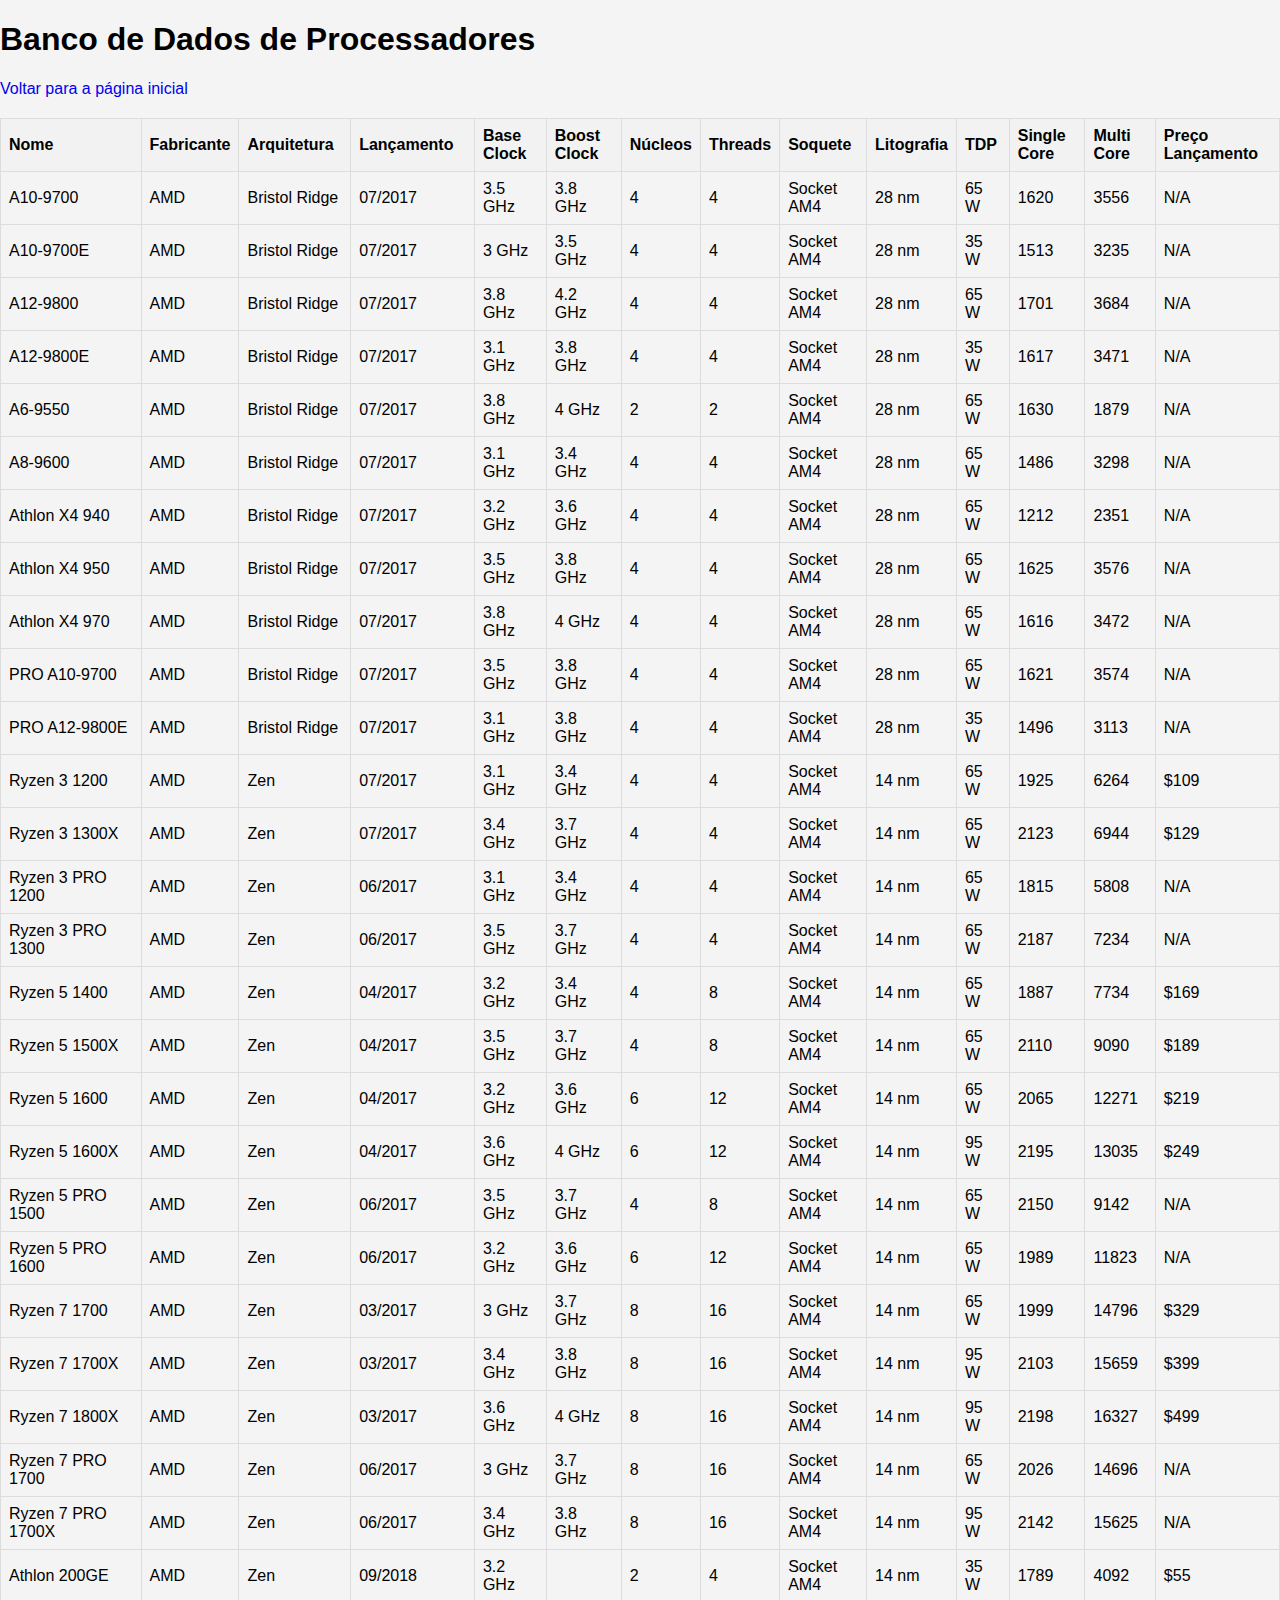
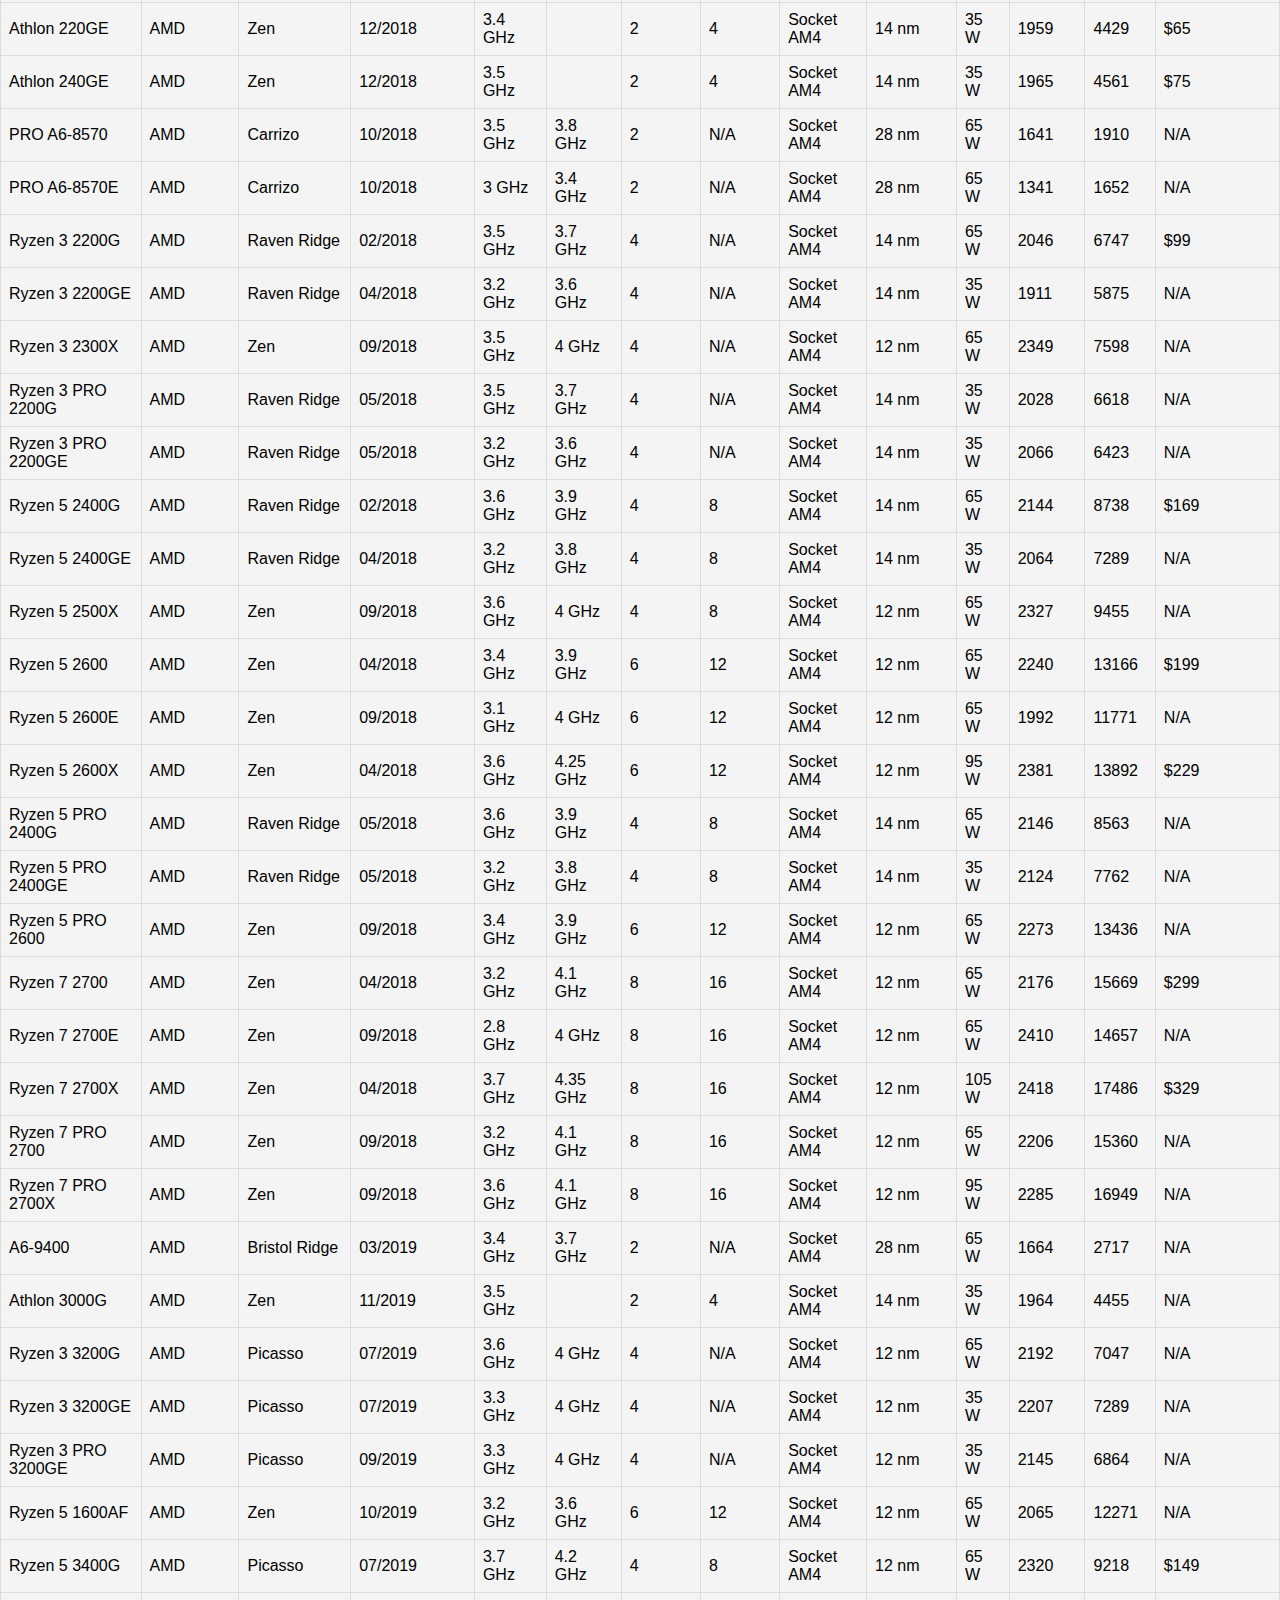
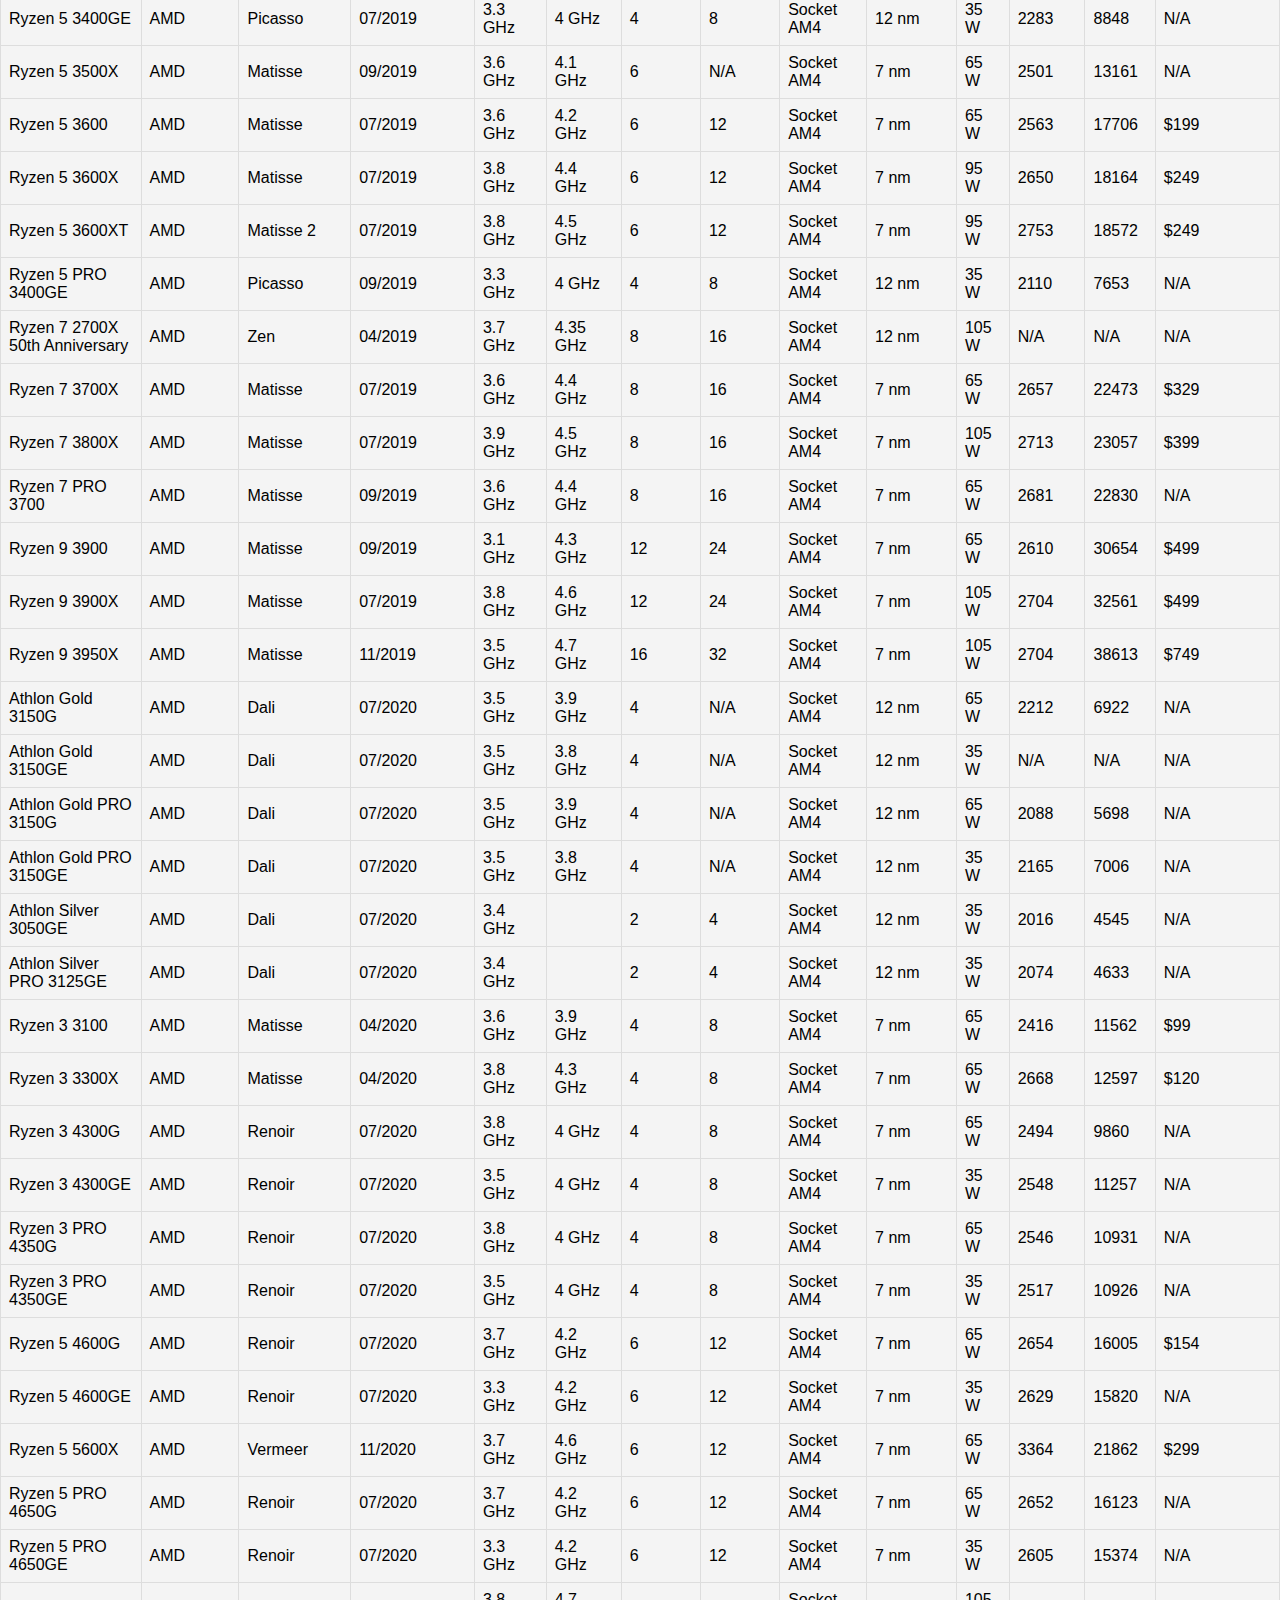
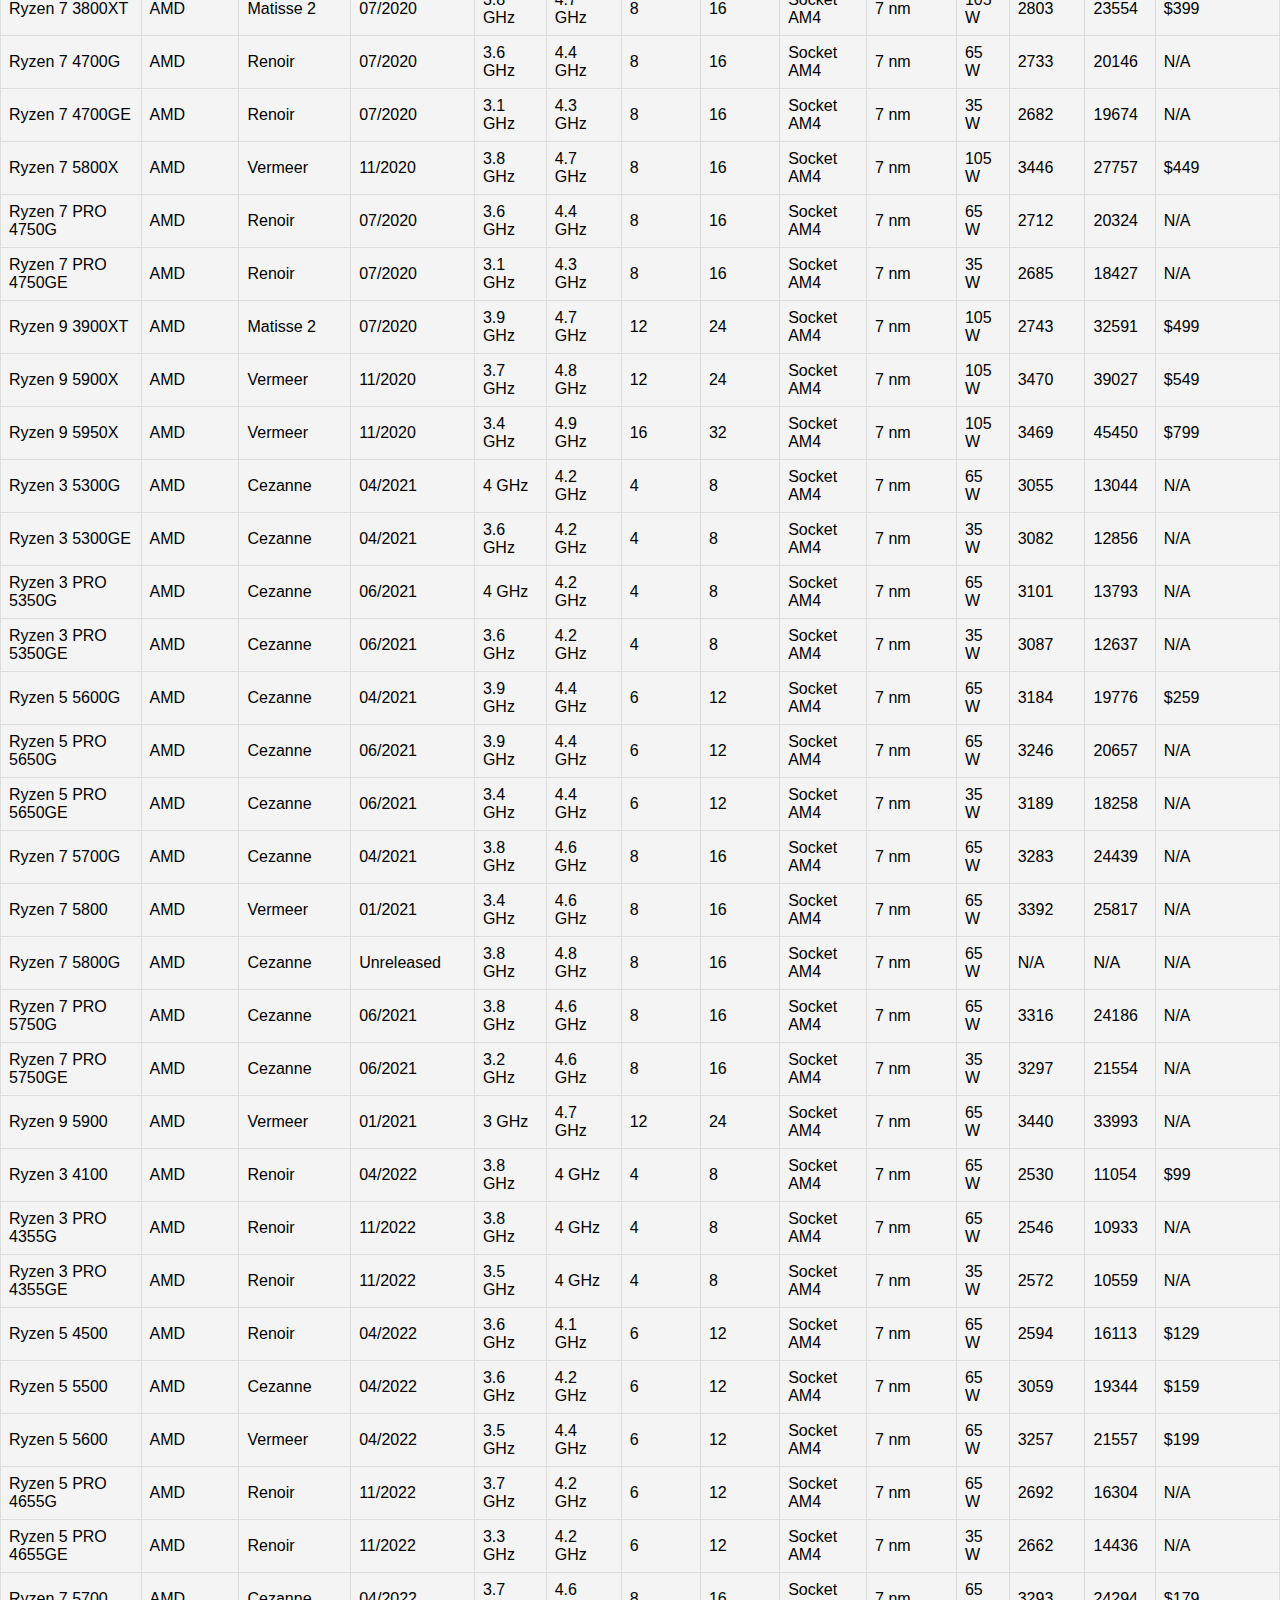
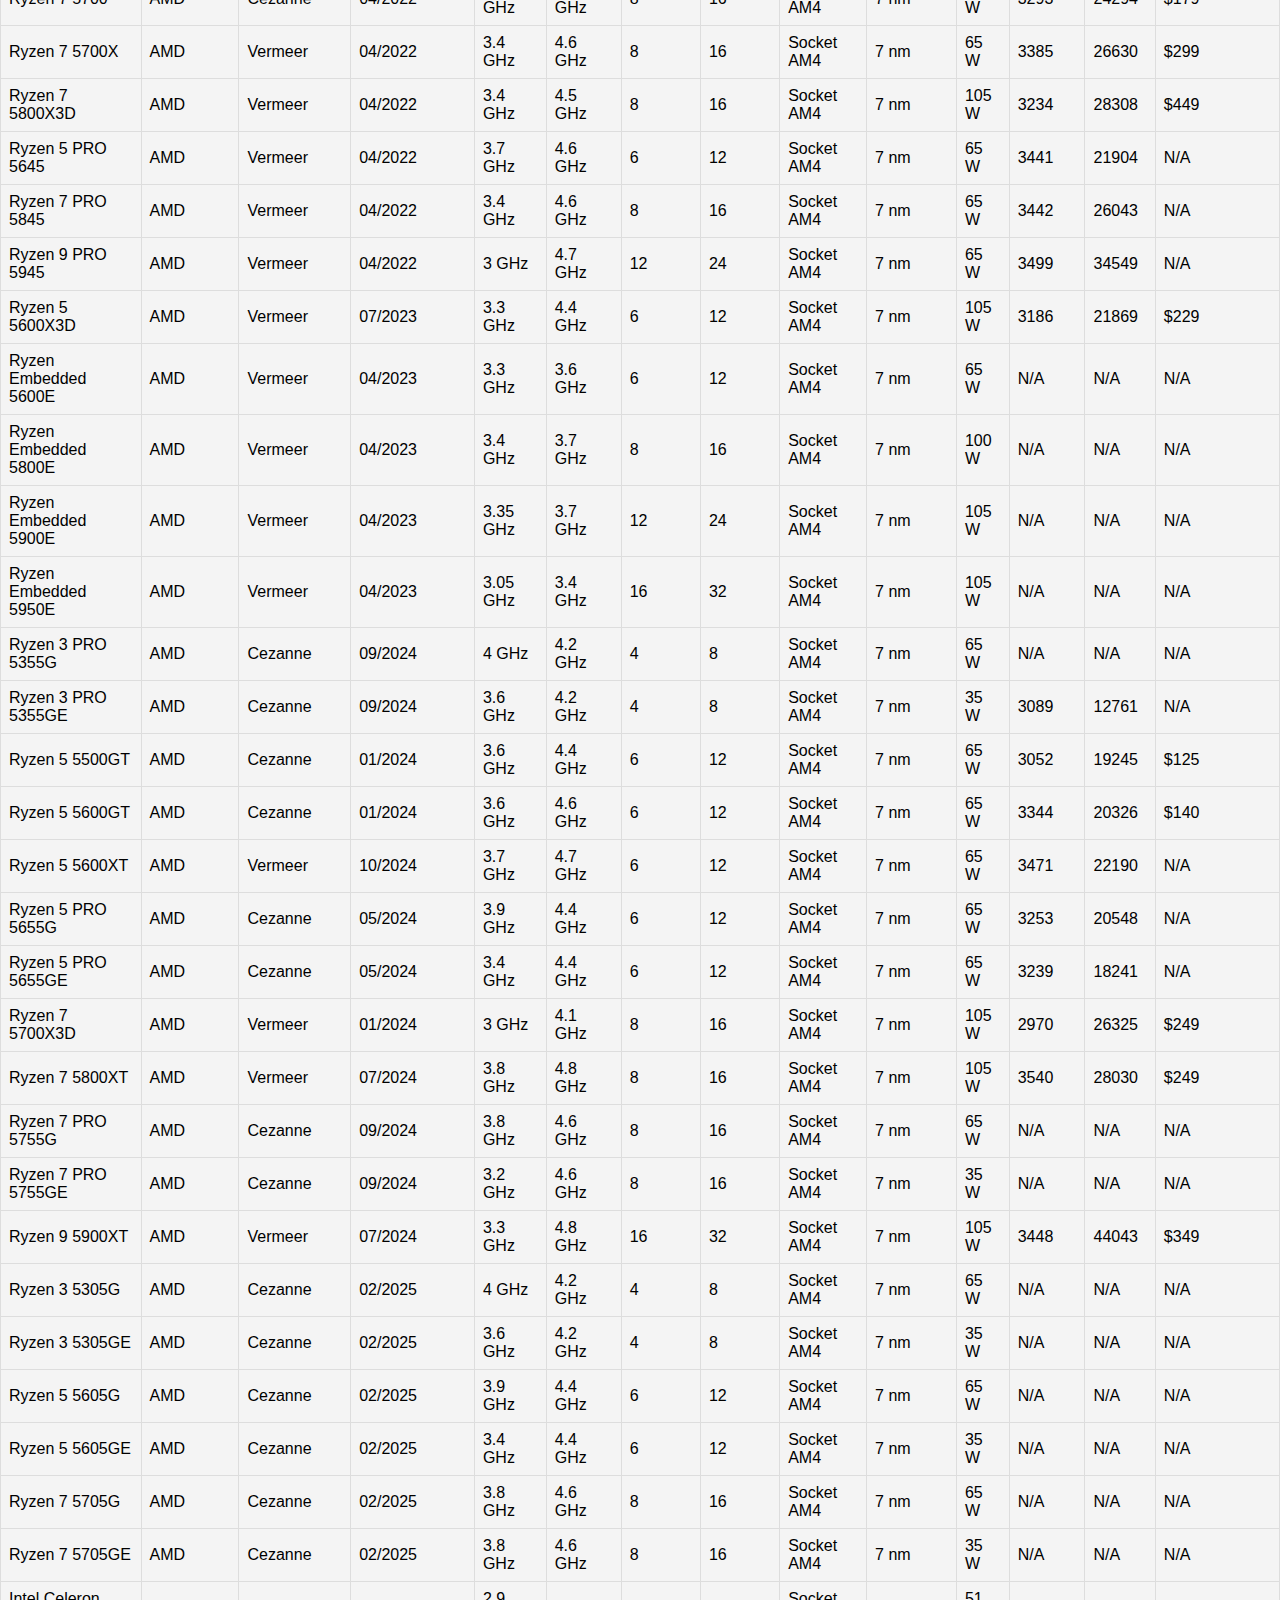
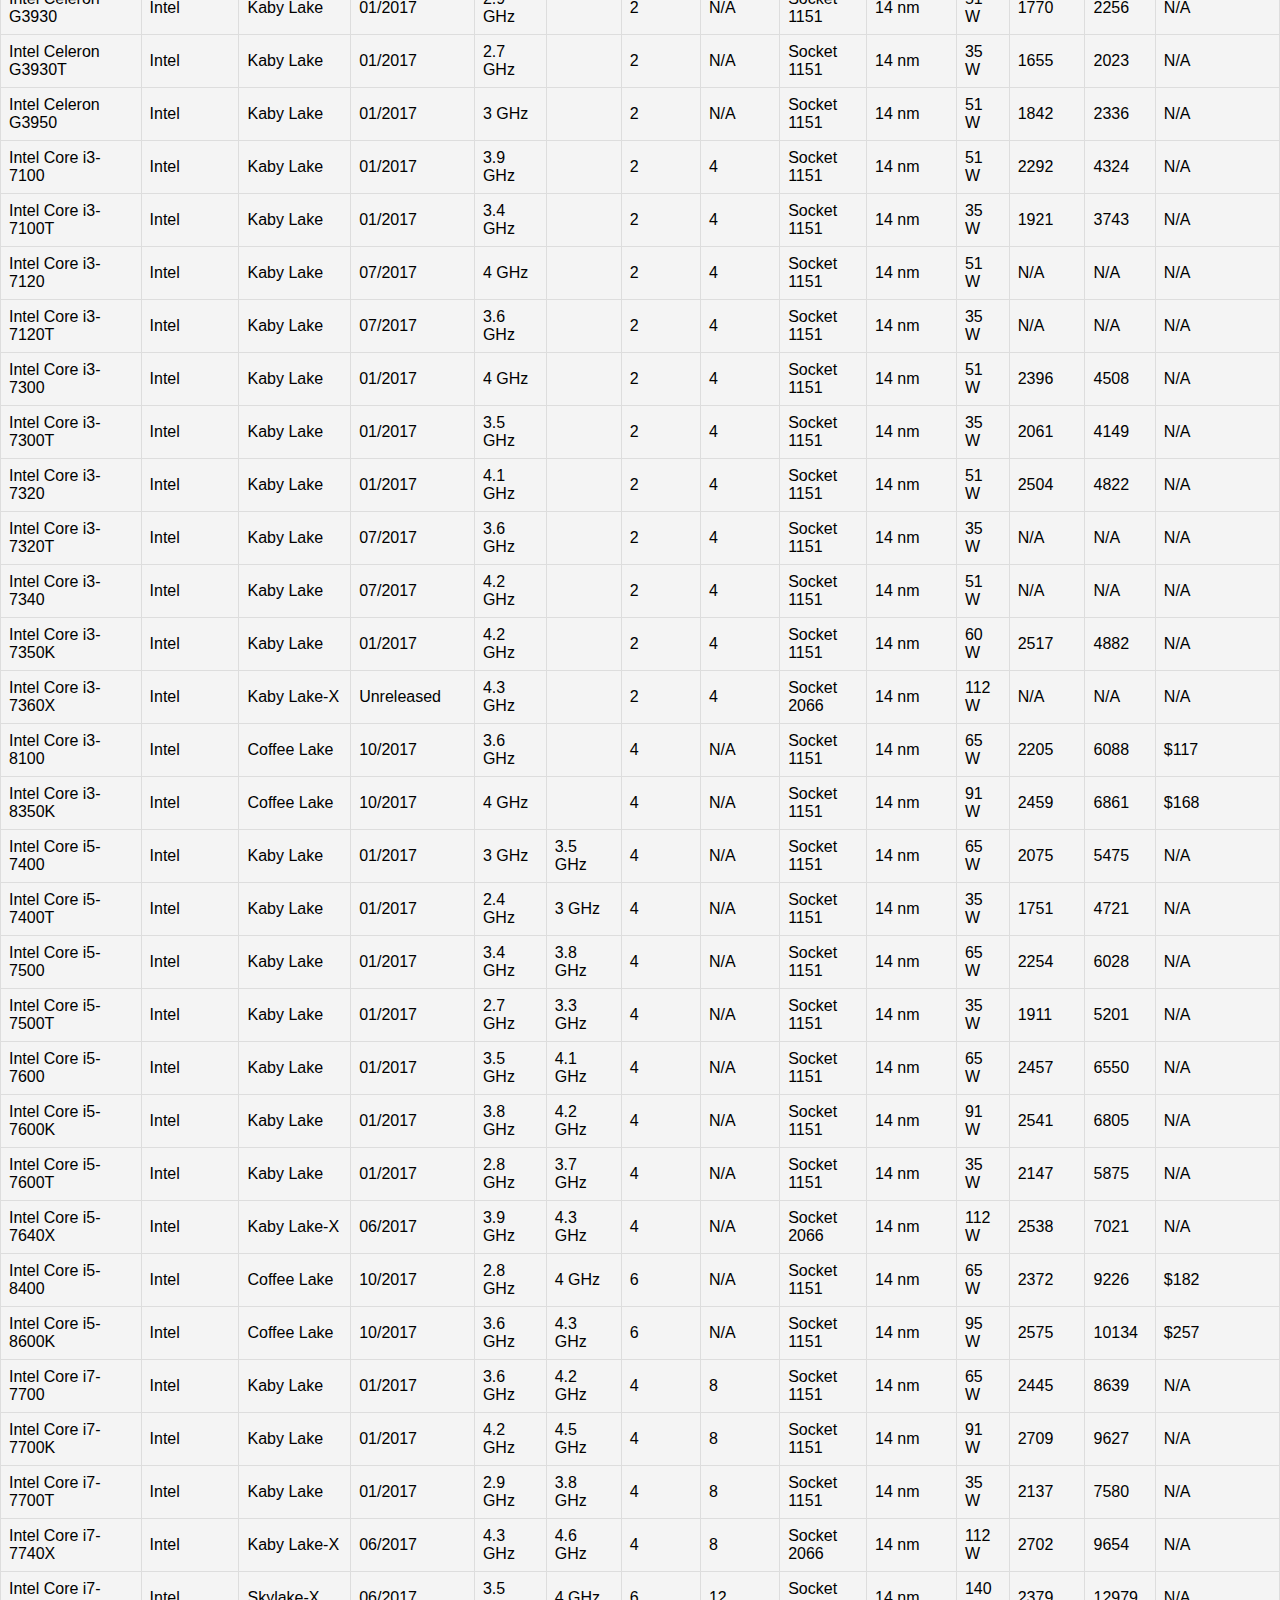
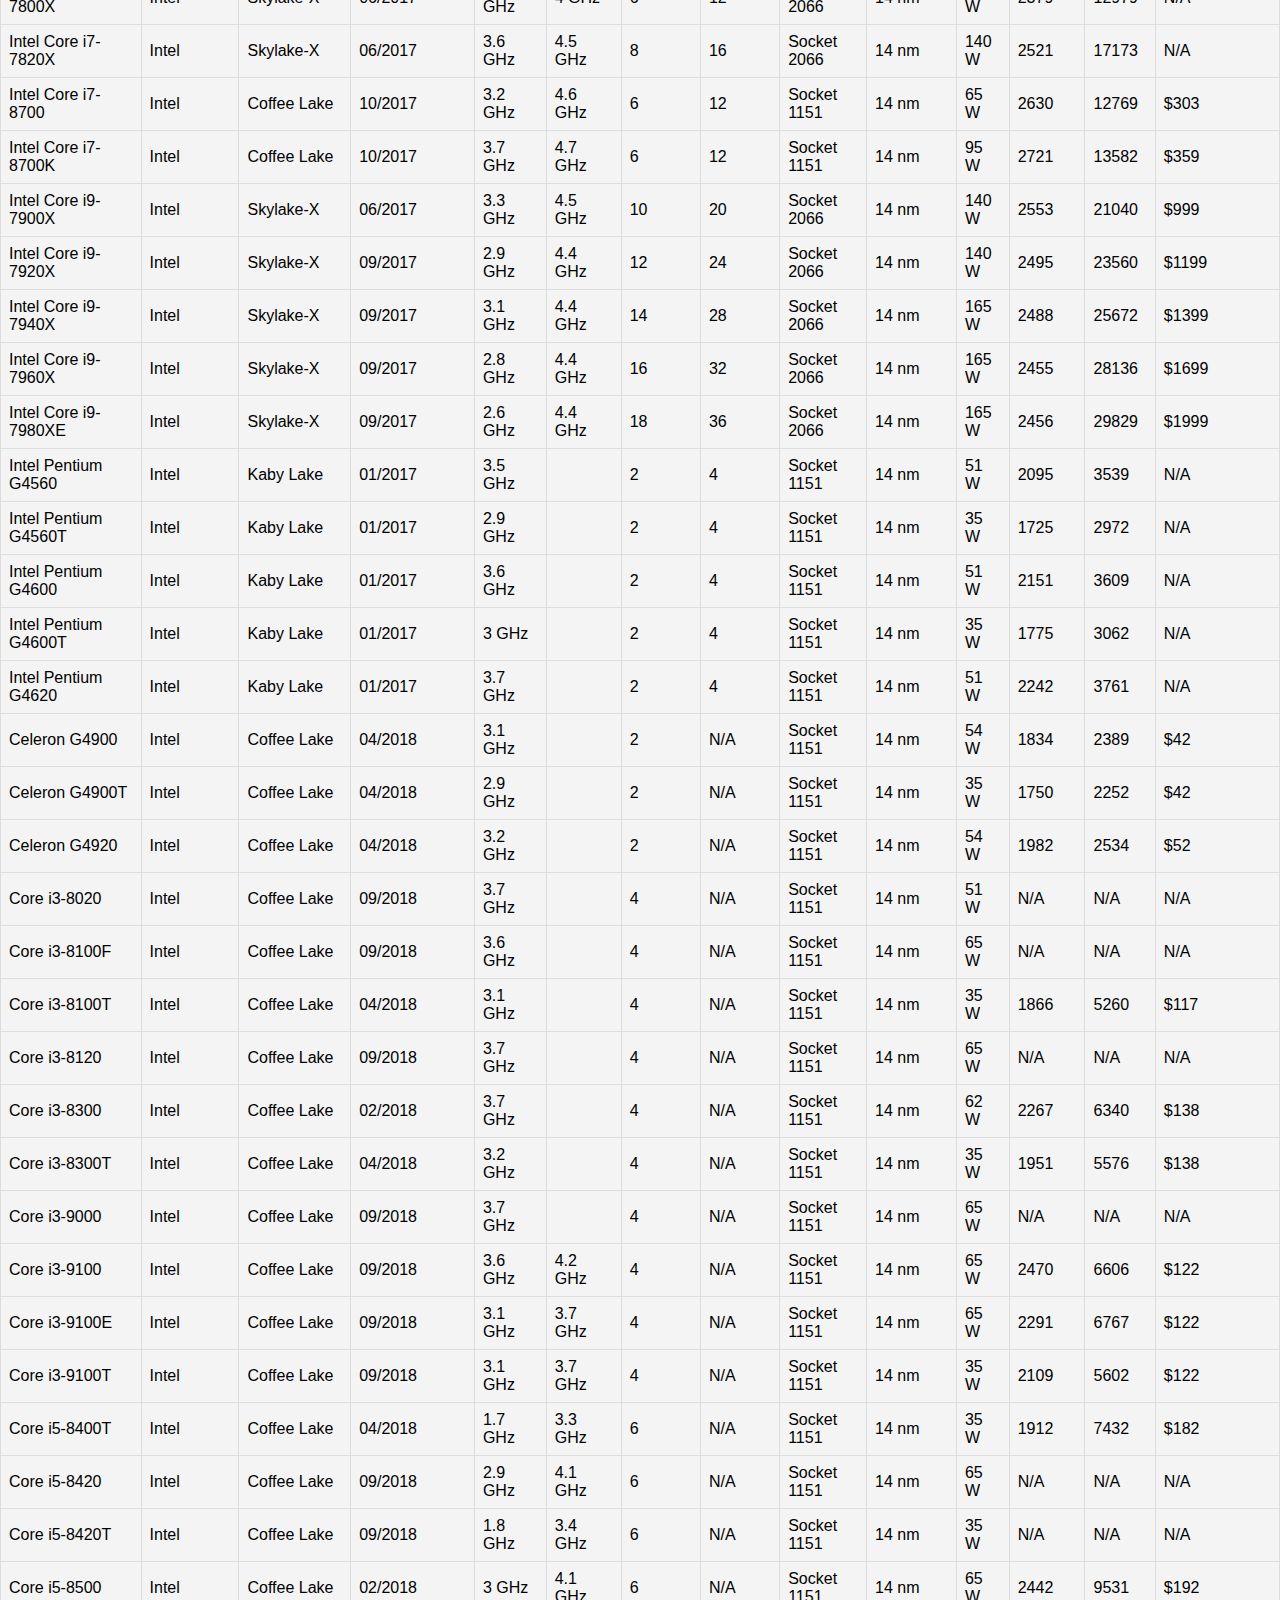
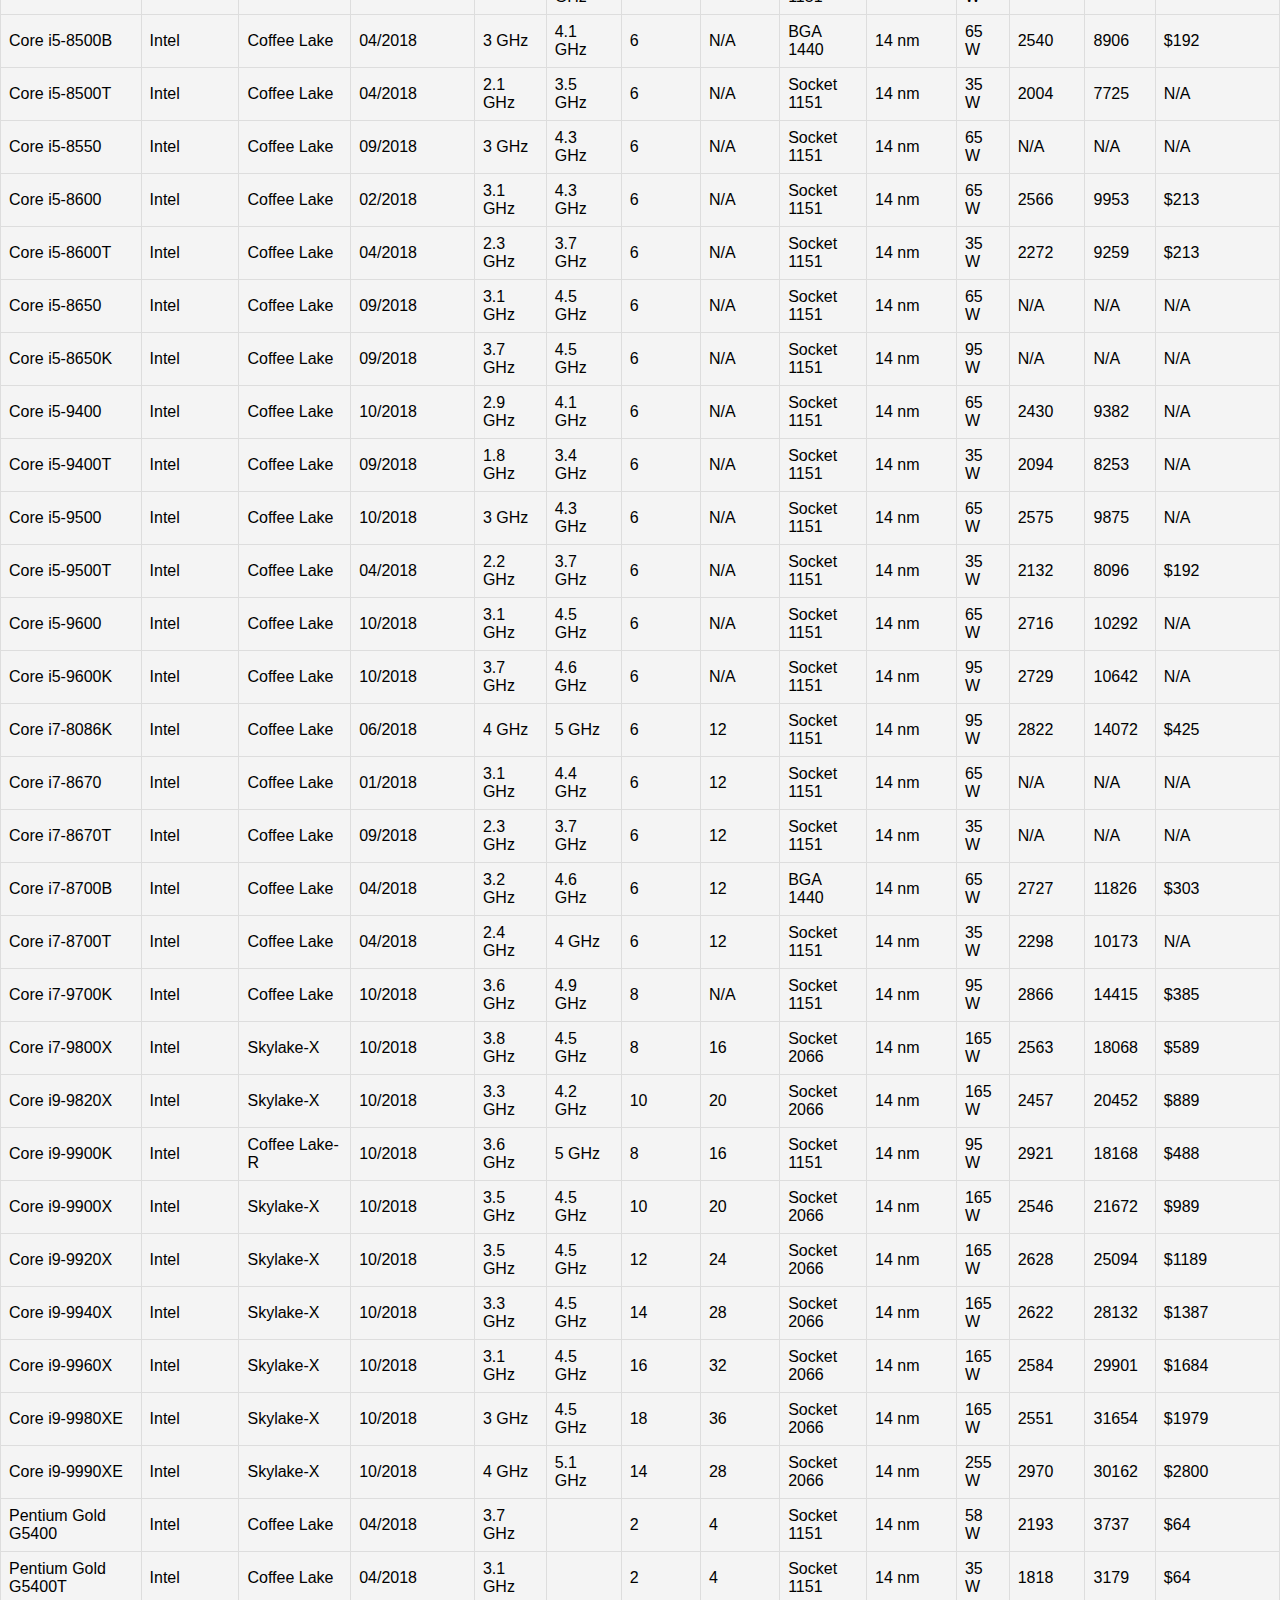
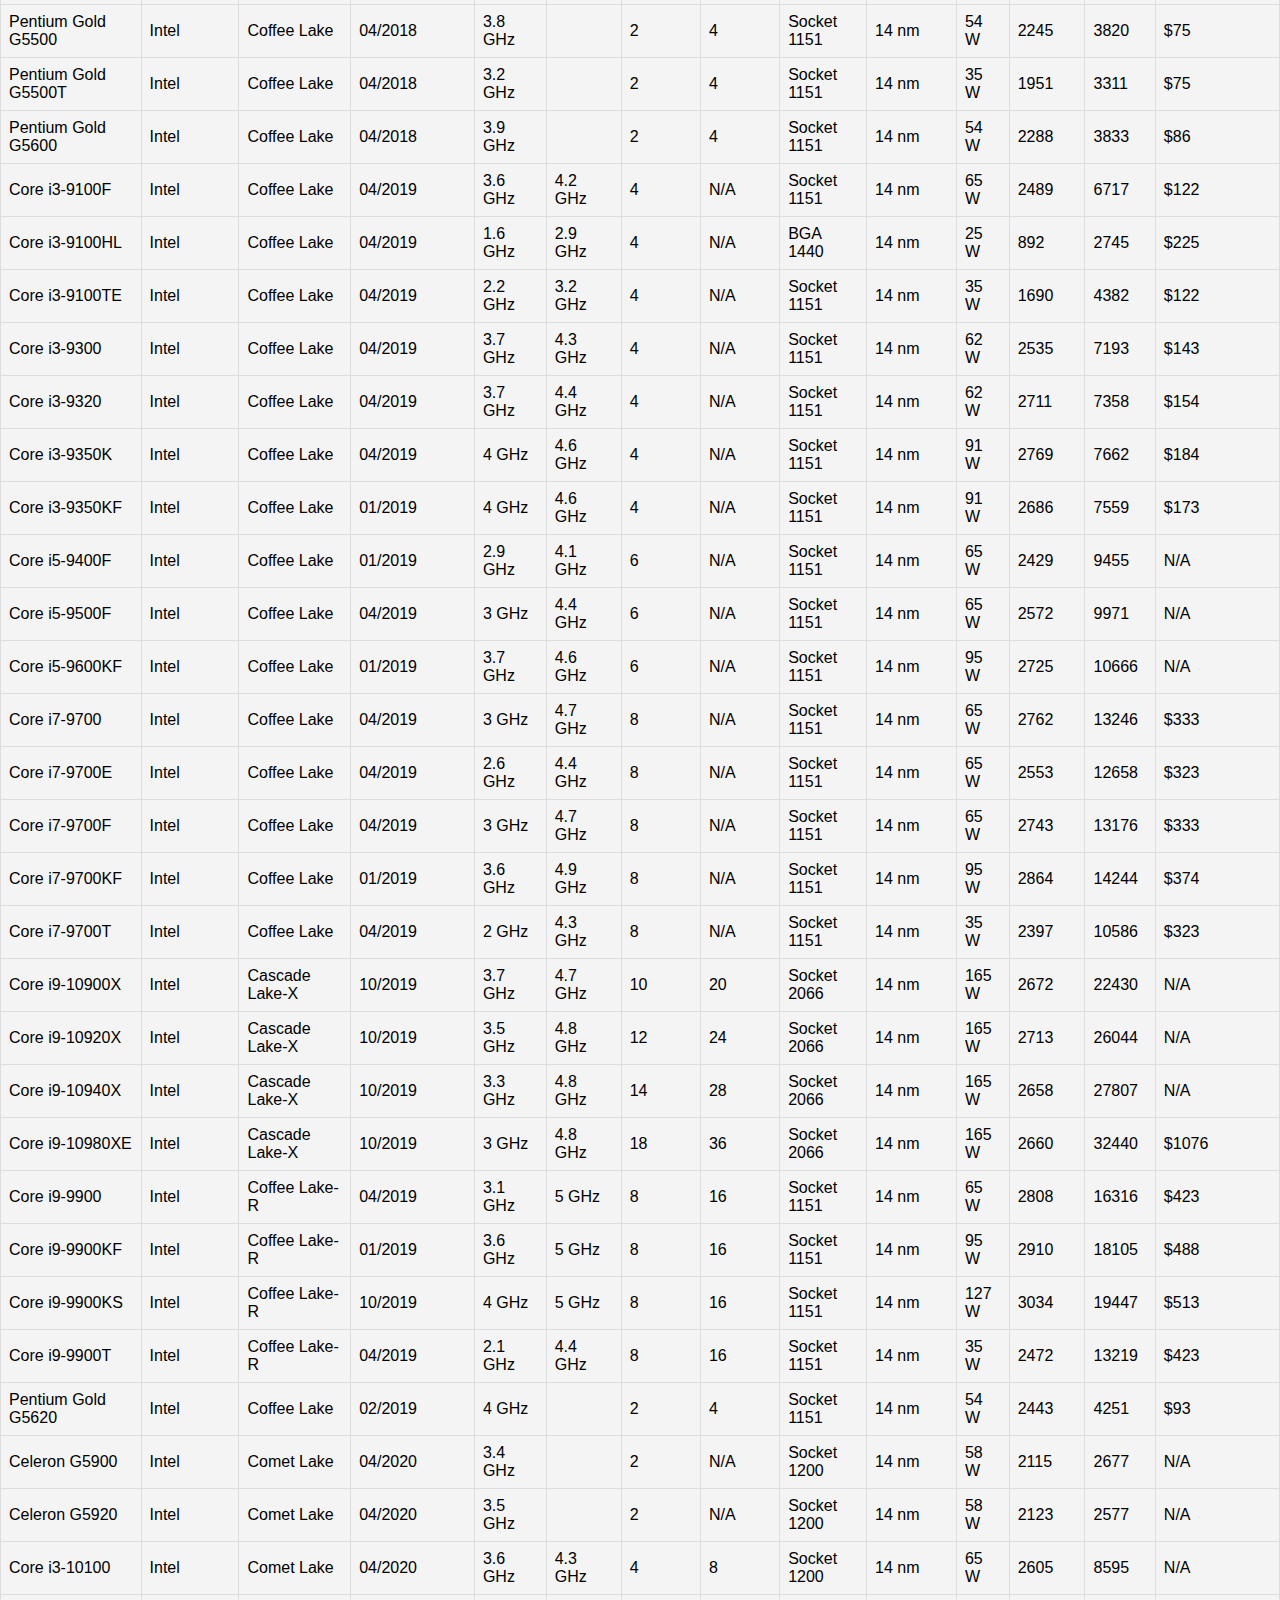
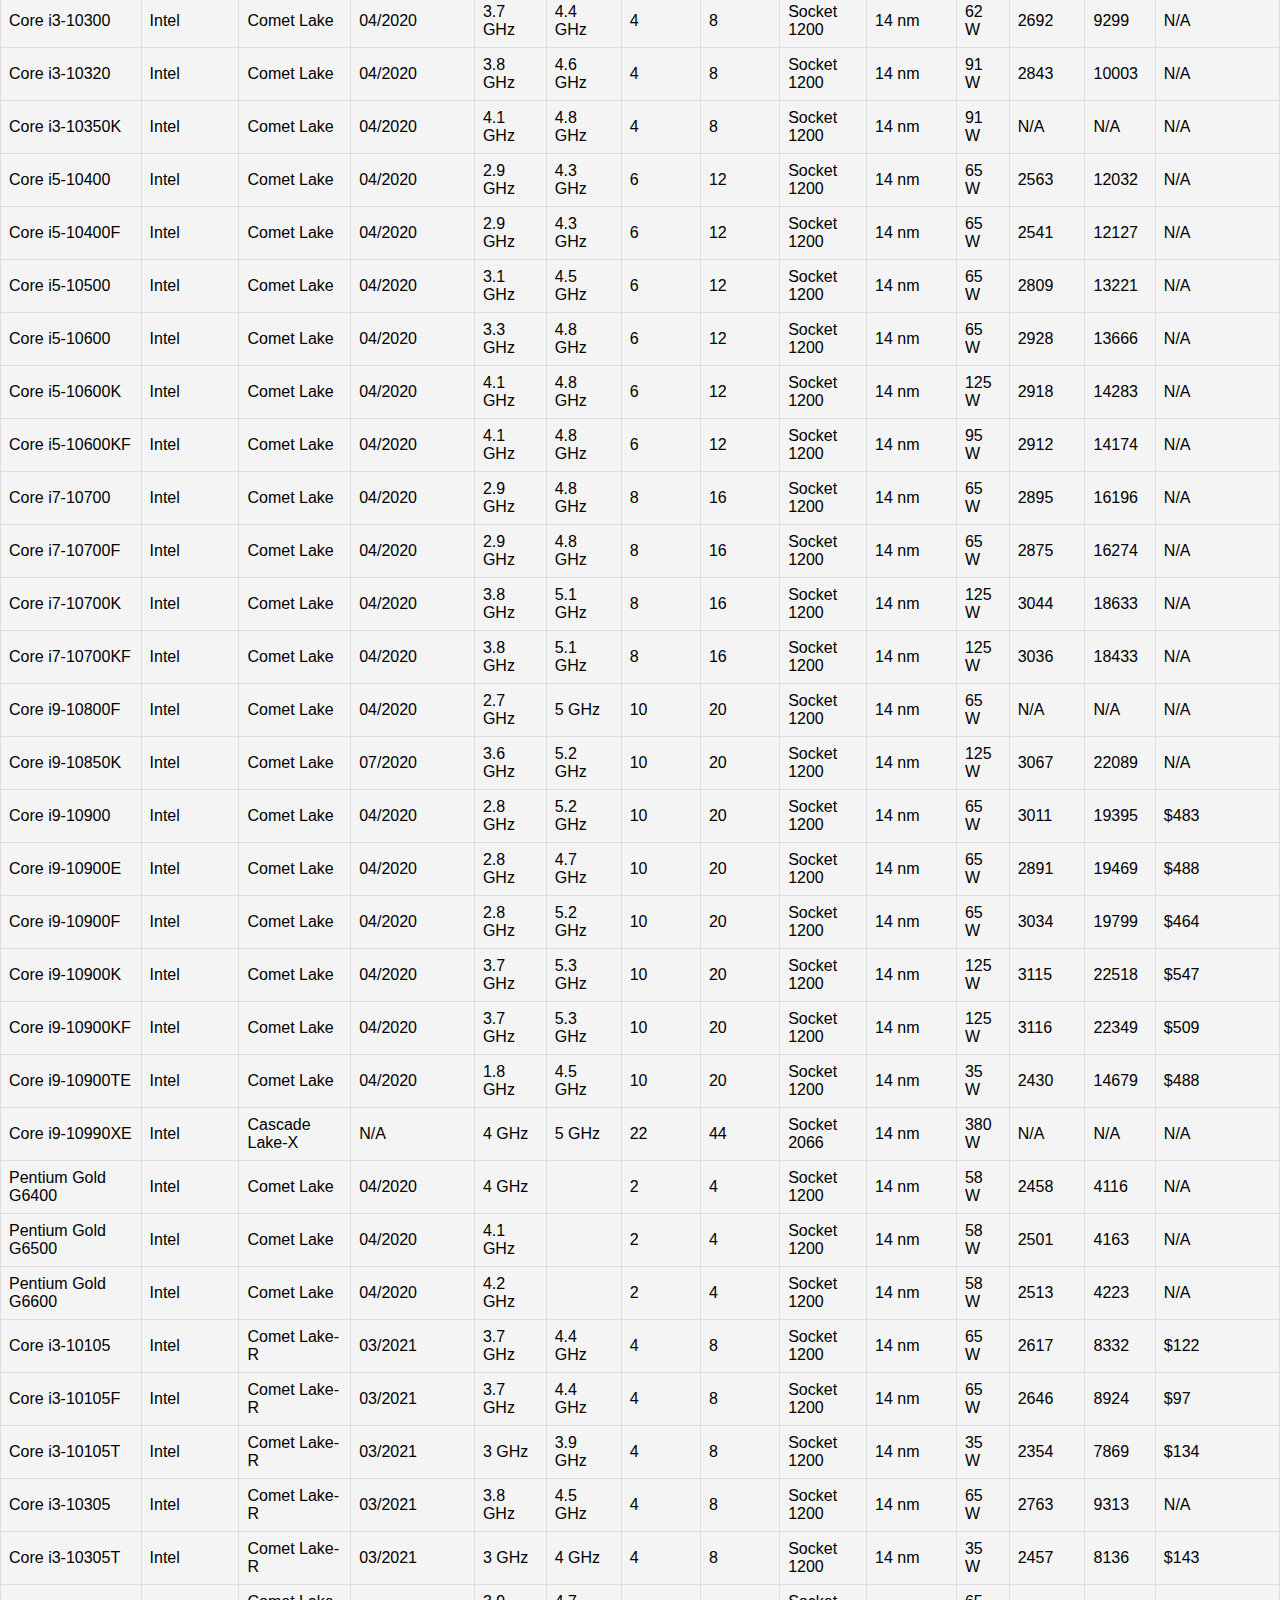
<file: database.html>
<!DOCTYPE html>
<html lang="pt-br">
<head>
    <meta charset="UTF-8">
    <meta name="viewport" content="width=device-width, initial-scale=1.0">
    <title>Banco de Dados de Processadores</title>
    <link rel="stylesheet" href="style.css">
    <style>
        /* Basic styling for the table in database.html */
        #cpu-table {
            width: 100%;
            border-collapse: collapse;
            margin-top: 20px;
        }
        #cpu-table th, #cpu-table td {
            border: 1px solid #ddd;
            padding: 8px;
            text-align: left;
        }
        #cpu-table th {
            background-color: #f2f2f2;
            font-weight: bold;
        }
    </style>
</head>
<body>
    <div class="container">
        <main class="content" style="margin-left: 0; width: 100%;">
            <h1>Banco de Dados de Processadores</h1>
            <p><a href="index.html">Voltar para a página inicial</a></p>

            <table id="cpu-table">
                <thead>
                    <tr>
                        <th>Nome</th>
                        <th>Fabricante</th>
                        <th>Arquitetura</th>
                        <th>Lançamento</th>
                        <th>Base Clock</th>
                        <th>Boost Clock</th>
                        <th>Núcleos</th>
                        <th>Threads</th>
                        <th>Soquete</th>
                        <th>Litografia</th>
                        <th>TDP</th>
                        <th>Single Core</th>
                        <th>Multi Core</th>
                        <th>Preço Lançamento</th>
                    </tr>
                </thead>
                <tbody>
                    </tbody>
            </table>
        </main>
    </div>
    <script>
        document.addEventListener('DOMContentLoaded', () => {
            fetch('cpusAmd-Intel-2017-2025.json')
                .then(response => response.json())
                .then(data => {
                    const tableBody = document.querySelector('#cpu-table tbody');
                    data.processadores.forEach(cpu => {
                        const row = tableBody.insertRow();
                        row.insertCell().textContent = cpu.nome || 'N/A';
                        row.insertCell().textContent = cpu.fabricante || 'N/A';
                        row.insertCell().textContent = cpu.arquitetura || 'N/A';
                        row.insertCell().textContent = cpu.data_lancamento || 'N/A';
                        row.insertCell().textContent = cpu.clock ? cpu.clock.base : 'N/A';
                        row.insertCell().textContent = cpu.clock ? cpu.clock.boost : 'N/A';
                        row.insertCell().textContent = cpu.nucleos || 'N/A';
                        row.insertCell().textContent = cpu.threads || 'N/A';
                        row.insertCell().textContent = cpu.soquete || 'N/A';
                        row.insertCell().textContent = cpu.litografia || 'N/A';
                        row.insertCell().textContent = cpu.tdp || 'N/A';
                        row.insertCell().textContent = cpu.desempenho ? cpu.desempenho.single_core || 'N/A' : 'N/A';
                        row.insertCell().textContent = cpu.desempenho ? cpu.desempenho.multi_core || 'N/A' : 'N/A';
                        row.insertCell().textContent = cpu.preco_lancamento ? `$${cpu.preco_lancamento}` : 'N/A';
                    });
                })
                .catch(error => console.error('Error loading the JSON file:', error));
        });
    </script>
</body>
</html>
</file>
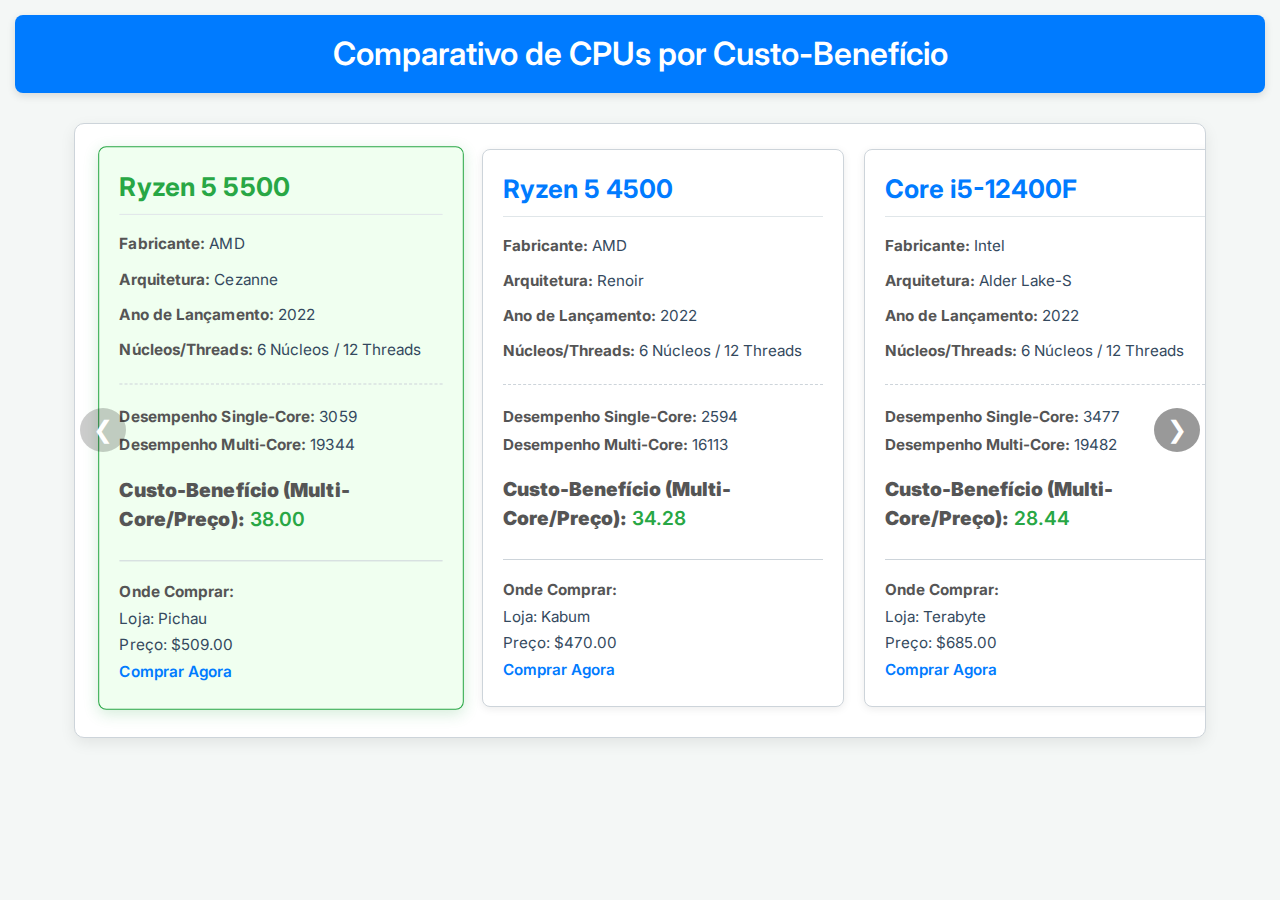
<file: precoAtual.html>
<!DOCTYPE html>
<html lang="pt-BR">
<head>
    <meta charset="UTF-8">
    <meta name="viewport" content="width=device-width, initial-scale=1.0">
    <title>Comparativo de CPUs - Custo-Benefício</title>
    <link href="https://fonts.googleapis.com/css2?family=Inter:wght@300;400;600;700&display=swap" rel="stylesheet">
    <style>
        :root {
            --primary-color: #007bff; /* Azul vibrante */
            --secondary-color: #28a745; /* Verde de sucesso */
            --background-light: #f4f7f6; /* Fundo mais suave */
            --background-dark: #e0e6e9; /* Cinza claro para detalhes */
            --text-color: #34495e; /* Cinza escuro para texto principal */
            --card-background: #ffffff;
            --border-color: #cdd4da; /* Borda mais discreta */
            --shadow-light: rgba(0, 0, 0, 0.08);
            --shadow-medium: rgba(0, 0, 0, 0.12);
        }

        body {
            font-family: 'Inter', Arial, sans-serif;
            margin: 0;
            padding: 15px; /* Reduzido padding geral */
            background-color: var(--background-light);
            color: var(--text-color);
            line-height: 1.5;
            overflow-x: hidden; /* Garante que não haverá barra de rolagem horizontal indesejada */
        }

        header {
            text-align: center;
            margin-bottom: 30px; /* Margem ajustada */
            padding: 15px; /* Padding reduzido */
            background-color: var(--primary-color);
            color: white;
            border-radius: 8px;
            box-shadow: 0 3px 8px var(--shadow-medium); /* Sombra mais suave */
        }

        header h1 {
            margin: 0;
            font-weight: 600; /* Peso da fonte ajustado */
            font-size: 2em; /* Tamanho da fonte ligeiramente reduzido */
        }

        .carousel-container {
            position: relative;
            width: 100%; /* Ajustado para 100% para melhor responsividade */
            max-width: 1100px; /* Max-width para evitar que fique muito largo em telas grandes */
            margin: 0 auto;
            overflow: hidden;
            border: 1px solid var(--border-color);
            border-radius: 10px; /* Bordas mais suaves */
            box-shadow: 0 5px 15px var(--shadow-light); /* Sombra mais sutil */
            background-color: var(--card-background);
            padding: 15px; /* Padding ajustado */
        }

        .carousel {
            display: flex;
            transition: transform 0.5s ease-in-out; /* Transição mais rápida e simples */
            padding-bottom: 5px; /* Espaço para scrollbar em alguns SOs */
        }

        .cpu-card {
            min-width: 280px; /* Largura mínima ajustada para caber mais na tela */
            max-width: 320px; /* Largura máxima para controlar o tamanho */
            flex: 0 0 auto;
            margin: 10px; /* Margem ajustada */
            padding: 20px; /* Padding ajustado */
            border: 1px solid var(--border-color);
            border-radius: 8px;
            box-shadow: 0 2px 8px var(--shadow-light); /* Sombra mais leve */
            background-color: var(--card-background);
            display: flex;
            flex-direction: column;
            justify-content: space-between;
            transition: transform 0.2s ease, box-shadow 0.2s ease; /* Transições mais rápidas */
        }

        .cpu-card:hover {
            transform: translateY(-3px); /* Movimento mais sutil */
            box-shadow: 0 4px 12px var(--shadow-medium); /* Sombra ligeiramente mais forte no hover */
        }

        .cpu-card h2 {
            margin-top: 0;
            color: var(--primary-color);
            font-size: 1.6em; /* Tamanho da fonte do título ajustado */
            border-bottom: 1px solid var(--background-dark); /* Borda mais fina */
            padding-bottom: 8px;
            margin-bottom: 12px;
        }

        .cpu-card p {
            margin: 6px 0; /* Margem ajustada */
            font-size: 0.95em; /* Tamanho da fonte do parágrafo ajustado */
            color: var(--text-color);
        }

        .cpu-card strong {
            color: #555;
        }

        .cpu-card .performance-metrics {
            margin-top: 15px;
            padding-top: 15px;
            border-top: 1px dashed var(--border-color);
        }

        .cpu-card .cost-benefit {
            font-weight: 600; /* Peso da fonte ajustado */
            color: var(--secondary-color);
            font-size: 1.2em; /* Tamanho da fonte do custo-benefício ajustado */
            margin-top: 12px;
        }

        .cpu-card .purchase-info {
            margin-top: 20px;
            padding-top: 15px;
            border-top: 1px solid var(--border-color);
        }

        .cpu-card .purchase-info p {
            margin: 4px 0;
        }

        .cpu-card .purchase-info a {
            color: var(--primary-color);
            text-decoration: none;
            font-weight: 600;
            transition: color 0.2s ease;
        }

        .cpu-card .purchase-info a:hover {
            color: #0056b3;
            text-decoration: underline;
        }

        /* Highlight for the best CPU - more subtle */
        .cpu-card.highlight {
            background-color: #f0fff0; /* Verde muito claro */
            border-color: var(--secondary-color);
            box-shadow: 0 4px 15px rgba(40, 167, 69, 0.2); /* Sombra mais discreta */
            transform: scale(1.01); /* Levemente maior */
            animation: none; /* Removido o efeito de "pulse" para ser menos exagerado */
        }

        .cpu-card.highlight h2 {
            color: var(--secondary-color);
        }

        /* Carousel buttons */
        .carousel-button {
            position: absolute;
            top: 50%;
            transform: translateY(-50%);
            background-color: rgba(0, 0, 0, 0.4); /* Fundo mais transparente */
            color: white;
            border: none;
            padding: 8px 13px; /* Padding reduzido */
            cursor: pointer;
            font-size: 24px; /* Tamanho da fonte ligeiramente reduzido */
            z-index: 1000;
            border-radius: 50%;
            transition: background-color 0.2s ease, transform 0.2s ease; /* Transições mais rápidas */
            outline: none;
        }

        .carousel-button:hover {
            background-color: rgba(0, 0, 0, 0.6);
            transform: translateY(-50%) scale(1.05); /* Escala de hover mais sutil */
        }

        .carousel-button.prev {
            left: 5px; /* Posição ajustada */
        }

        .carousel-button.next {
            right: 5px; /* Posição ajustada */
        }

        .carousel-button:disabled {
            background-color: rgba(0, 0, 0, 0.2);
            cursor: not-allowed;
            transform: translateY(-50%) scale(1.0);
        }

        /* Responsive Adjustments */
        @media (max-width: 992px) {
            .cpu-card {
                min-width: 260px;
                max-width: 300px;
                margin: 8px;
            }
            header h1 {
                font-size: 1.8em;
            }
            .carousel-button {
                padding: 7px 12px;
                font-size: 22px;
            }
        }

        @media (max-width: 768px) {
            body {
                padding: 10px;
            }

            header h1 {
                font-size: 1.6em;
            }

            .carousel-container {
                padding: 10px;
            }

            .cpu-card {
                min-width: calc(100% - 20px); /* Ajustado para preencher a largura menos a margem */
                max-width: none; /* Remove max-width para não limitar em telas pequenas */
                margin: 10px auto; /* Centraliza cartões */
            }

            .carousel-button {
                padding: 6px 10px;
                font-size: 20px;
            }
        }

        @media (max-width: 480px) {
            header h1 {
                font-size: 1.4em;
            }

            .cpu-card {
                padding: 15px;
                min-width: calc(100% - 20px);
            }

            .cpu-card h2 {
                font-size: 1.4em;
            }

            .cpu-card p {
                font-size: 0.9em;
            }

            .cpu-card .cost-benefit {
                font-size: 1.1em;
            }

            .carousel-button {
                padding: 5px 8px;
                font-size: 18px;
            }
        }
    </style>
</head>
<body>
    <header>
        <h1>Comparativo de CPUs por Custo-Benefício</h1>
    </header>
    <main>
        <div class="carousel-container">
            <div class="carousel" id="cpuCarousel">
            </div>
            <button class="carousel-button prev" id="prevButton" onclick="moveCarousel(-1)">&#10094;</button>
            <button class="carousel-button next" id="nextButton" onclick="moveCarousel(1)">&#10095;</button>
        </div>
    </main>

    <script>
        document.addEventListener('DOMContentLoaded', () => {
            const carousel = document.getElementById('cpuCarousel');
            const prevButton = document.getElementById('prevButton');
            const nextButton = document.getElementById('nextButton');
            let currentIndex = 0;
            let processedCpus = [];
            let cardWidth = 0; // Será definido após a criação dos primeiros cartões

            // Função para criar um cartão de CPU
            function createCpuCard(cpu, isBestCostBenefit = false) {
                const card = document.createElement('div');
                card.classList.add('cpu-card');
                if (isBestCostBenefit) {
                    card.classList.add('highlight');
                }

                const launchYear = cpu.data_lancamento ? cpu.data_lancamento.split('/')[1] : 'N/A';
                const threadsInfo = cpu.threads !== null ? ` / ${cpu.threads} Threads` : '';

                card.innerHTML = `
                    <h2>${cpu.nome}</h2>
                    <p><strong>Fabricante:</strong> ${cpu.fabricante}</p>
                    <p><strong>Arquitetura:</strong> ${cpu.arquitetura}</p>
                    <p><strong>Ano de Lançamento:</strong> ${launchYear}</p>
                    <p><strong>Núcleos/Threads:</strong> ${cpu.nucleos} Núcleos${threadsInfo}</p>
                    <div class="performance-metrics">
                        <p><strong>Desempenho Single-Core:</strong> ${cpu.desempenho.single_core}</p>
                        <p><strong>Desempenho Multi-Core:</strong> ${cpu.desempenho.multi_core}</p>
                    </div>
                    <p class="cost-benefit"><strong>Custo-Benefício (Multi-Core/Preço):</strong> ${cpu.custo_beneficio.toFixed(2)}</p>
                    <div class="purchase-info">
                        <p><strong>Onde Comprar:</strong></p>
                        <p>Loja: ${cpu.preco_atual[0].ecommerce_name}</p>
                        <p>Preço: $${cpu.preco_atual[0].preco.toFixed(2)}</p>
                        <p><a href="${cpu.preco_atual[0].link_compra}" target="_blank" rel="noopener noreferrer">Comprar Agora</a></p>
                    </div>
                `;
                return card;
            }

            // Lógica do Carrossel (movimento)
            window.moveCarousel = (direction) => {
                const cards = document.querySelectorAll('.cpu-card');
                if (cards.length === 0) return;

                if (cardWidth === 0) { // Garante que cardWidth é calculado apenas uma vez ou quando necessário
                    const cardStyle = getComputedStyle(cards[0]);
                    cardWidth = cards[0].offsetWidth + parseFloat(cardStyle.marginLeft) + parseFloat(cardStyle.marginRight);
                }

                const carouselContainerWidth = carousel.offsetWidth;
                const numVisibleCards = Math.floor(carouselContainerWidth / cardWidth);

                currentIndex += direction;

                // Clamp currentIndex to valid range
                if (currentIndex < 0) {
                    currentIndex = 0;
                } else if (currentIndex > processedCpus.length - numVisibleCards) {
                    currentIndex = processedCpus.length - numVisibleCards;
                    if (currentIndex < 0) currentIndex = 0; // Evita valor negativo se houver poucos cartões
                }

                const offset = -currentIndex * cardWidth;
                carousel.style.transform = `translateX(${offset}px)`;

                // Atualiza o estado dos botões
                updateButtonStates();
            };

            function updateButtonStates() {
                const cards = document.querySelectorAll('.cpu-card');
                if (cards.length === 0) {
                    prevButton.disabled = true;
                    nextButton.disabled = true;
                    return;
                }

                const carouselContainerWidth = carousel.offsetWidth;
                const cardStyle = getComputedStyle(cards[0]);
                // Recalcula a largura do cartão para garantir precisão
                const currentCardWidth = cards[0].offsetWidth + parseFloat(cardStyle.marginLeft) + parseFloat(cardStyle.marginRight);
                const numVisibleCards = Math.floor(carouselContainerWidth / currentCardWidth);

                prevButton.disabled = currentIndex === 0;
                // A desabilitação do botão "next" precisa considerar se todos os cartões já estão visíveis ou se o índice final foi alcançado
                if (processedCpus.length <= numVisibleCards) {
                    nextButton.disabled = true; // Desabilita se todos os cartões couberem
                } else {
                    nextButton.disabled = currentIndex >= processedCpus.length - numVisibleCards;
                }
            }

            // Ajusta a exibição do carrossel ao redimensionar a janela
            window.addEventListener('resize', () => {
                if (processedCpus.length > 0) {
                    cardWidth = 0; // Reseta para recalcular
                    moveCarousel(0); // Recalcula a posição para ajustar ao novo tamanho
                }
            });

            // Faz a requisição para carregar o JSON
            fetch('cpusPrecoAtual.json')
                .then(response => {
                    if (!response.ok) {
                        throw new Error(`HTTP error! status: ${response.status}`);
                    }
                    return response.json();
                })
                .then(data => {
                    processedCpus = data.processadores
                        .filter(cpu => cpu.preco_atual && cpu.preco_atual.length > 0 && cpu.desempenho && cpu.desempenho.multi_core)
                        .map(cpu => {
                            const preco = cpu.preco_atual[0].preco;
                            const custoBeneficio = cpu.desempenho.multi_core / preco;
                            return { ...cpu, custo_beneficio: custoBeneficio };
                        })
                        .sort((a, b) => b.custo_beneficio - a.custo_beneficio);

                    // Adiciona os cartões ao carrossel após carregar e processar os dados
                    processedCpus.forEach((cpu, index) => {
                        // O primeiro CPU (melhor custo-benefício) é destacado
                        carousel.appendChild(createCpuCard(cpu, index === 0));
                    });

                    // Chama a função moveCarousel uma vez para garantir o posicionamento inicial correto
                    // Isso também recalcula o cardWidth com os elementos já renderizados
                    moveCarousel(0);
                })
                .catch(error => {
                    console.error('Erro ao carregar os dados dos CPUs:', error);
                    carousel.innerHTML = '<p style="text-align: center; padding: 20px; color: #dc3545;">Não foi possível carregar os dados dos CPUs. Por favor, tente novamente mais tarde.</p>';
                    prevButton.disabled = true;
                    nextButton.disabled = true;
                });
        });
    </script>
</body>
</html>
</file>
<file: style.css>
body {
    font-family: Arial, sans-serif;
    margin: 0;
    padding: 0;
    background-color: #f4f4f4;
    display: flex;
}
.container {
    display: flex;
    width: 100%;
}

.sidebar {
    width: 25%;
    background-color: #333;
    color: white;
    padding: 20px;
    box-sizing: border-box;
    position: fixed;
    height: 100%;
    overflow-y: auto;
    transition: transform 0.3s ease-in-out;
}

.sidebar h2 {
    text-align: center;
    margin-bottom: 30px;
}

.filter-group {
    margin-bottom: 20px;
}

.filter-group label {
    display: block;
    margin-bottom: 5px;
    font-weight: bold;
}

.filter-group select,
.filter-group input[type="number"],
.filter-group input[type="text"] { /* Added text input for search */
    width: 100%;
    padding: 8px;
    border-radius: 4px;
    border: 1px solid #ddd;
    background-color: white;
    color: #333; /* Ensure text is visible */
}

#apply-filters-btn {
    width: 100%;
    padding: 10px;
    background-color: #007bff;
    color: white;
    border: none;
    border-radius: 4px;
    cursor: pointer;
    font-size: 1em;
    margin-top: 15px;
}

#apply-filters-btn:hover {
    background-color: #0056b3;
}

.main-content {
    flex-grow: 1;
    margin-left: 25%; /* Adjust to sidebar width */
    padding: 20px;
    box-sizing: border-box;
}

/* Style for the menu toggle button (hidden by default on desktop) */
.menu-toggle-btn {
    display: none; /* Hidden by default on larger screens */
}

.close-btn {
    display: none; /* Hidden by default */
}

@media (max-width: 768px) {
    .sidebar {
        width: 100%;
        transform: translateX(-100%);
        position: fixed;
        z-index: 1000;
    }

    .sidebar.open {
        transform: translateX(0);
    }

    .main-content {
        margin-left: 0;
        padding-top: 60px; /* Adicionado para afastar o conteúdo do botão de menu fixo */
    }

    .menu-toggle-btn {
        display: block; /* Shown on mobile */
        background-color: #333;
        color: white;
        padding: 10px 15px;
        border: none;
        border-radius: 5px;
        cursor: pointer;
        position: fixed; /* Keep it in place */
        top: 10px;
        left: 10px;
        z-index: 999; /* Below sidebar, above content */
    }

    .close-btn {
        display: block;
        position: absolute;
        top: 10px;
        right: 20px;
        color: white;
        font-size: 30px;
        background: none;
        border: none;
        cursor: pointer;
    }
}

/* Adicionado para desabilitar a rolagem do corpo quando o menu estiver aberto */
body.no-scroll {
    overflow: hidden;
}

.info-bar {
    background-color: #e2e3e5;
    padding: 10px;
    border-radius: 5px;
    margin-bottom: 20px;
    text-align: center;
}

.chart-section {
    background-color: white;
    padding: 20px;
    border-radius: 8px;
    box-shadow: 0 2px 4px rgba(0, 0, 0, 0.1);
    margin-bottom: 20px;
}

.chart-section h2 {
    text-align: center;
    color: #333;
    margin-top: 0;
}

.cpu-display-count {
    text-align: center;
    font-size: 0.9em;
    color: #666;
    margin-bottom: 15px;
}

.chart-container {
    position: relative;
    height: 400px; /* Default height for charts */
    width: 100%;
}

/* NEW STYLES FOR THE COMMENT BOX */
.chart-comment-box {
    background-color: #f0f8ff; /* Light blue background */
    border: 1px solid #cceeff; /* Light blue border */
    border-radius: 8px; /* Rounded corners */
    padding: 15px; /* Internal spacing */
    margin-top: 20px; /* Space from the chart above */
    text-align: center; /* Center the text */
    color: #333; /* Darker text for readability */
    font-size: 0.95em; /* Slightly larger font than default p */
    line-height: 1.5; /* Better line spacing */
    box-shadow: 0 4px 8px rgba(0, 0, 0, 0.05); /* Subtle shadow */
}


/* Comparison Feature Styles */
.search-results {
    border: 1px solid #ddd;
    max-height: 150px;
    overflow-y: auto;
    background-color: white;
    color: #333;
    margin-top: 5px;
    border-radius: 4px;
}

.search-results div {
    padding: 8px;
    cursor: pointer;
}

.search-results div:hover {
    background-color: #f0f0f0;
}

.selected-cpus-display {
    border: 1px solid #ddd;
    background-color: white;
    color: #333;
    padding: 8px;
    min-height: 40px;
    border-radius: 4px;
    margin-top: 5px;
    word-wrap: break-word;
}

.selected-cpus-display .selected-cpu-tag {
    display: inline-block;
    background-color: #007bff;
    color: white;
    padding: 5px 8px;
    margin: 3px;
    border-radius: 4px;
    font-size: 0.9em;
}

.selected-cpus-display .selected-cpu-tag .remove-cpu {
    margin-left: 5px;
    cursor: pointer;
    font-weight: bold;
}

.compare-button {
    width: 100%;
    padding: 10px;
    background-color: #28a745;
    color: white;
    border: none;
    border-radius: 4px;
    cursor: pointer;
    font-size: 1em;
    margin-top: 15px;
}

.compare-button:hover:not(:disabled) {
    background-color: #218838;
}

.compare-button:disabled {
    background-color: #cccccc;
    cursor: not-allowed;
}
input[type=text]{
    box-sizing: border-box;
}
.priceButton{
    display: flex;
    align-items: center;
    justify-content: center;
    box-sizing: border-box;
    overflow: hidden;
    width: 100%;
    background-color: #218838;
    border: none;
    color: white;
    padding: 5px;
    font-size: 1em;
    margin-top: 40px;
} 
a{
    text-decoration: none;
}
</file>
